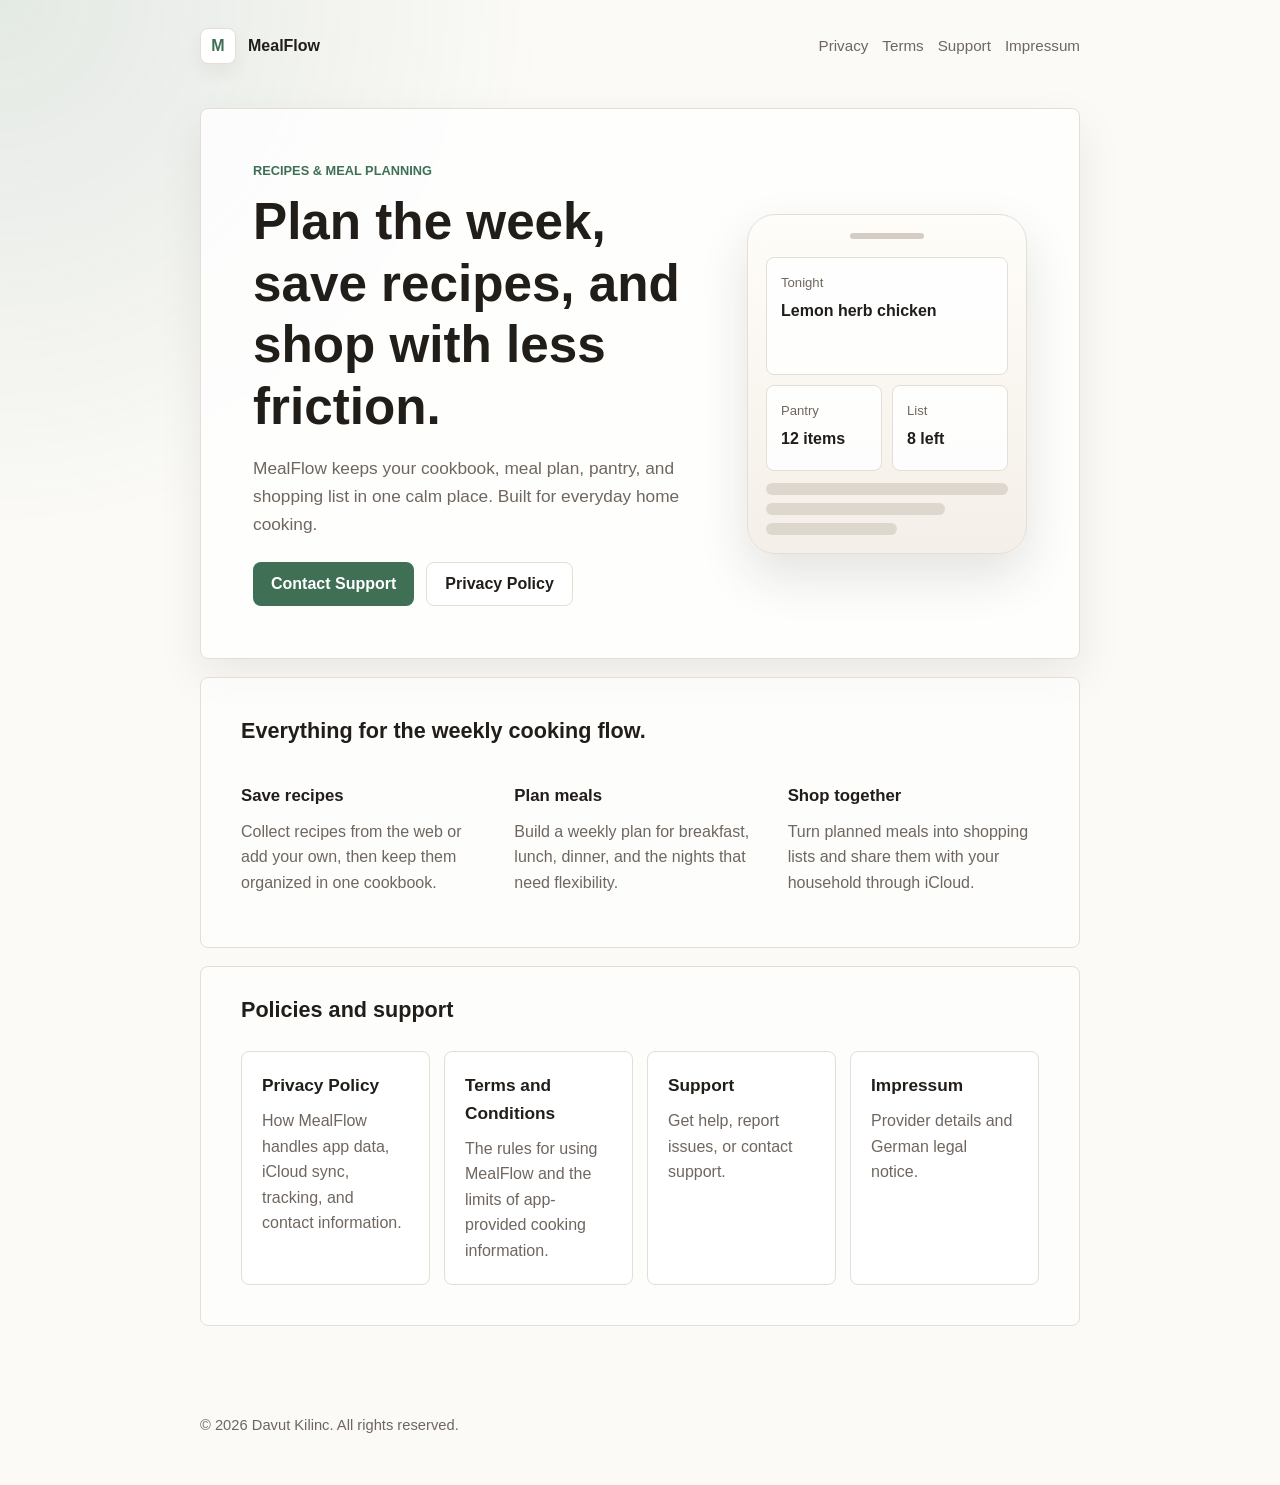
<file: index.html>
<!doctype html>
<html lang="en">
  <head>
    <meta charset="utf-8">
    <meta name="viewport" content="width=device-width, initial-scale=1">
    <title>MealFlow | Recipes & Meal Planning</title>
    <meta name="description" content="MealFlow helps you save recipes, plan meals, manage your pantry, and build shopping lists.">
    <link rel="stylesheet" href="styles.css">
    <link rel="canonical" href="https://davutklnc.github.io/privacy/">
  </head>
  <body>
    <header class="site-header">
      <a class="brand" href="index.html" aria-label="MealFlow home">
        <span class="brand-mark">M</span>
        <span>MealFlow</span>
      </a>
      <nav class="nav" aria-label="Legal pages">
        <a href="privacy.html">Privacy</a>
        <a href="terms.html">Terms</a>
        <a href="support.html">Support</a>
        <a href="impressum.html">Impressum</a>
      </nav>
    </header>

    <main class="page">
      <section class="hero">
        <div class="hero-copy">
          <p class="eyebrow">Recipes & Meal Planning</p>
          <h1>Plan the week, save recipes, and shop with less friction.</h1>
          <p class="lede">MealFlow keeps your cookbook, meal plan, pantry, and shopping list in one calm place. Built for everyday home cooking.</p>
          <div class="actions">
            <a class="primary-action" href="support.html">Contact Support</a>
            <a class="secondary-action" href="privacy.html">Privacy Policy</a>
          </div>
        </div>

        <div class="phone-preview" aria-label="MealFlow preview">
          <div class="phone-bar"></div>
          <div class="preview-card large">
            <span>Tonight</span>
            <strong>Lemon herb chicken</strong>
          </div>
          <div class="preview-row">
            <div class="preview-card">
              <span>Pantry</span>
              <strong>12 items</strong>
            </div>
            <div class="preview-card">
              <span>List</span>
              <strong>8 left</strong>
            </div>
          </div>
          <div class="preview-list">
            <span></span>
            <span></span>
            <span></span>
          </div>
        </div>
      </section>

      <section class="section-band" aria-labelledby="features-title">
        <h2 id="features-title">Everything for the weekly cooking flow.</h2>
        <div class="feature-grid">
          <div>
            <h3>Save recipes</h3>
            <p>Collect recipes from the web or add your own, then keep them organized in one cookbook.</p>
          </div>
          <div>
            <h3>Plan meals</h3>
            <p>Build a weekly plan for breakfast, lunch, dinner, and the nights that need flexibility.</p>
          </div>
          <div>
            <h3>Shop together</h3>
            <p>Turn planned meals into shopping lists and share them with your household through iCloud.</p>
          </div>
        </div>
      </section>

      <section class="section-band compact" aria-labelledby="links-title">
        <h2 id="links-title">Policies and support</h2>
        <div class="link-grid" aria-label="Policy and support links">
          <a class="link-card" href="privacy.html">
            <strong>Privacy Policy</strong>
            <span>How MealFlow handles app data, iCloud sync, tracking, and contact information.</span>
          </a>
          <a class="link-card" href="terms.html">
            <strong>Terms and Conditions</strong>
            <span>The rules for using MealFlow and the limits of app-provided cooking information.</span>
          </a>
          <a class="link-card" href="support.html">
            <strong>Support</strong>
            <span>Get help, report issues, or contact support.</span>
          </a>
          <a class="link-card" href="impressum.html">
            <strong>Impressum</strong>
            <span>Provider details and German legal notice.</span>
          </a>
        </div>
      </section>
    </main>

    <footer class="site-footer">
      <p>&copy; 2026 Davut Kilinc. All rights reserved.</p>
    </footer>
  </body>
</html>
</file>
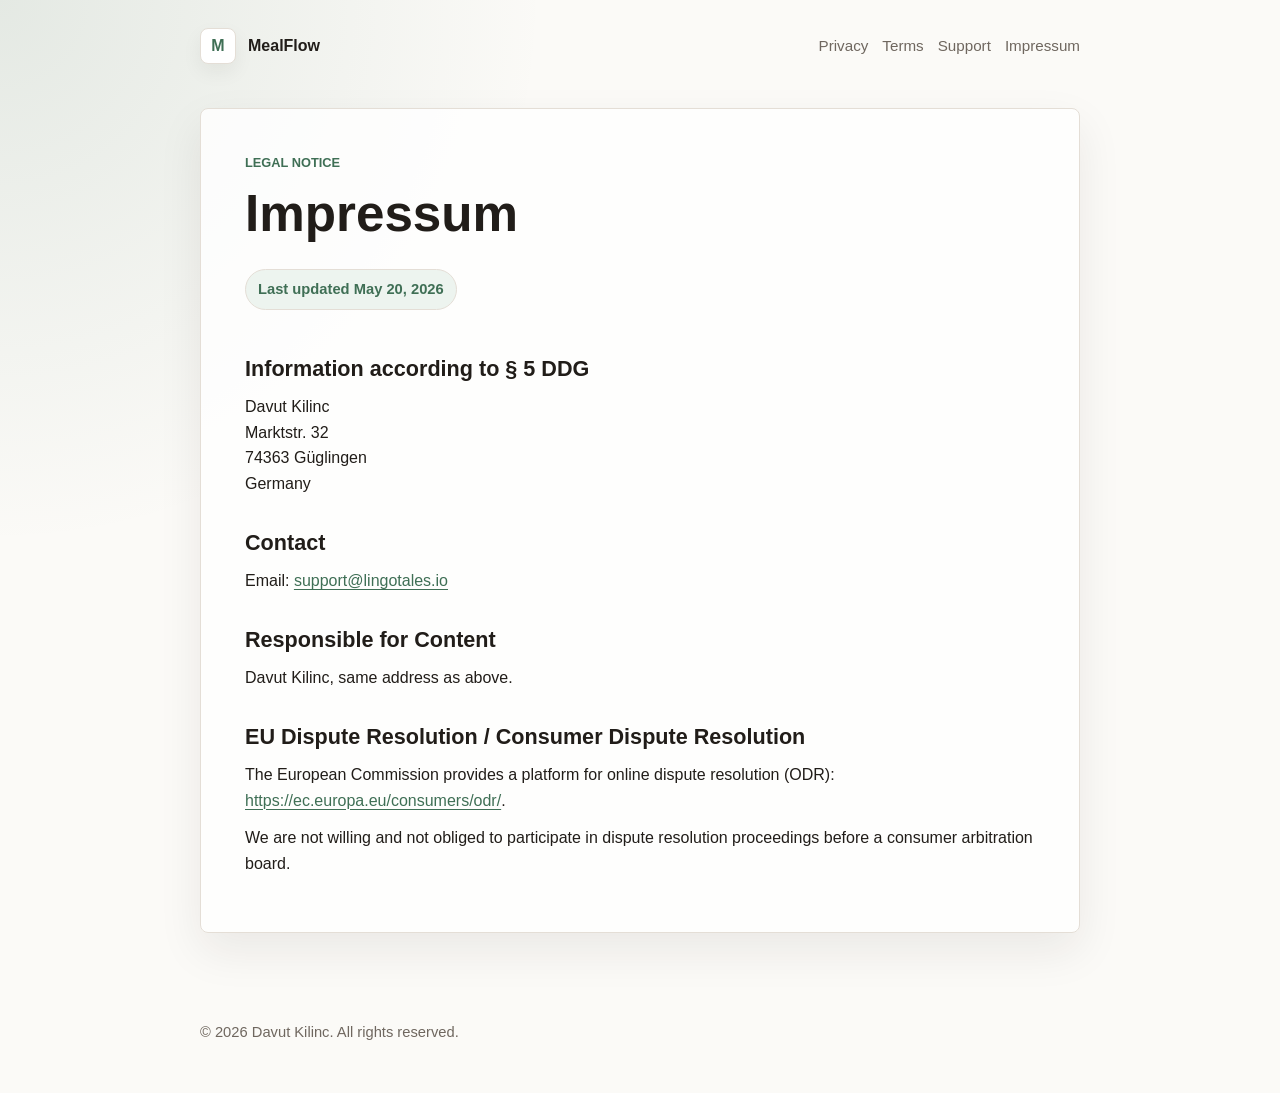
<file: impressum.html>
<!doctype html>
<html lang="en">
  <head>
    <meta charset="utf-8">
    <meta name="viewport" content="width=device-width, initial-scale=1">
    <title>Impressum | MealFlow</title>
    <meta name="description" content="Legal notice and provider information for MealFlow.">
    <link rel="stylesheet" href="styles.css">
    <link rel="canonical" href="https://davutklnc.github.io/privacy/impressum.html">
  </head>
  <body>
    <header class="site-header">
      <a class="brand" href="index.html" aria-label="MealFlow Legal home">
        <span class="brand-mark">M</span>
        <span>MealFlow</span>
      </a>
      <nav class="nav" aria-label="Legal pages">
        <a href="privacy.html">Privacy</a>
        <a href="terms.html">Terms</a>
        <a href="support.html">Support</a>
        <a href="impressum.html">Impressum</a>
      </nav>
    </header>

    <main class="page">
      <article class="content">
        <p class="eyebrow">Legal Notice</p>
        <h1>Impressum</h1>
        <p class="updated">Last updated May 20, 2026</p>

        <h2>Information according to § 5 DDG</h2>
        <p>
          Davut Kilinc<br>
          Marktstr. 32<br>
          74363 Güglingen<br>
          Germany
        </p>

        <h2>Contact</h2>
        <p>Email: <a href="mailto:support@lingotales.io">support@lingotales.io</a></p>

        <h2>Responsible for Content</h2>
        <p>Davut Kilinc, same address as above.</p>

        <h2>EU Dispute Resolution / Consumer Dispute Resolution</h2>
        <p>The European Commission provides a platform for online dispute resolution (ODR): <a href="https://ec.europa.eu/consumers/odr/" rel="noopener noreferrer" target="_blank">https://ec.europa.eu/consumers/odr/</a>.</p>
        <p>We are not willing and not obliged to participate in dispute resolution proceedings before a consumer arbitration board.</p>
      </article>
    </main>

    <footer class="site-footer">
      <p>&copy; 2026 Davut Kilinc. All rights reserved.</p>
    </footer>
  </body>
</html>
</file>
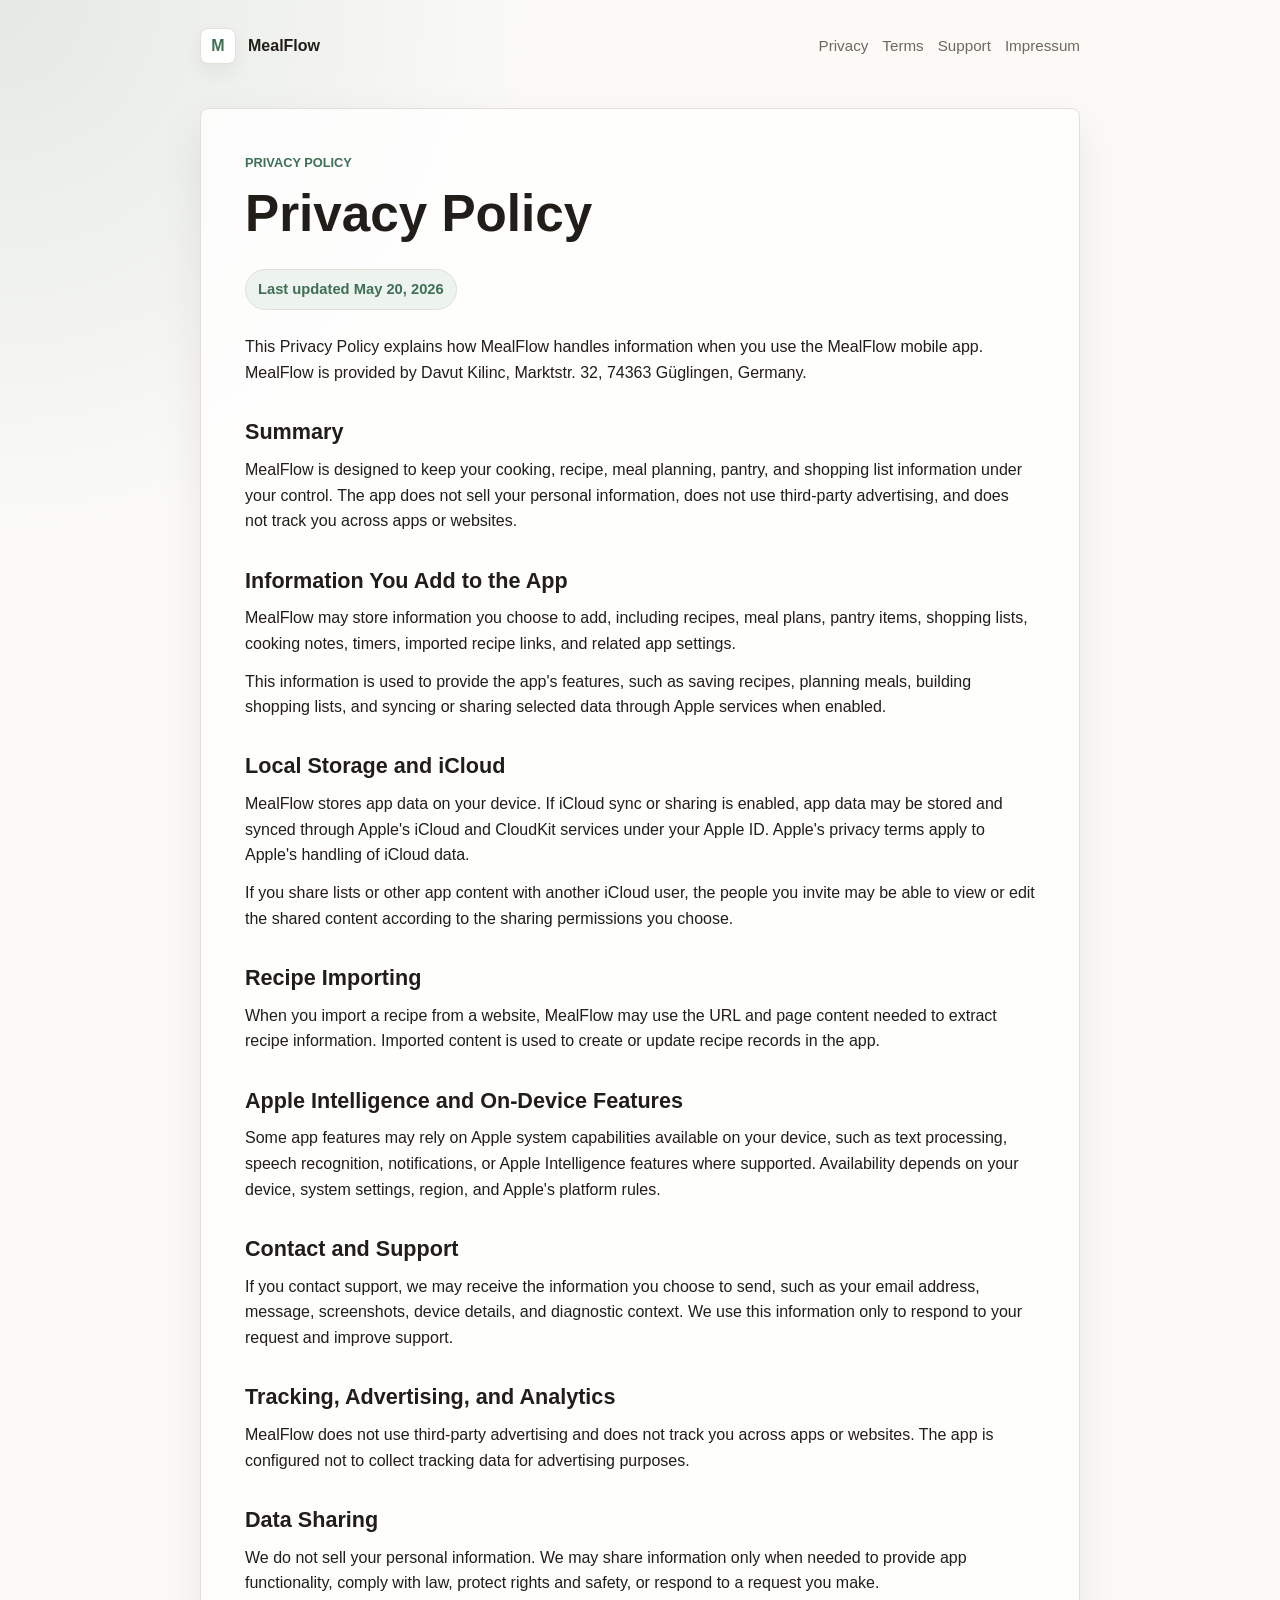
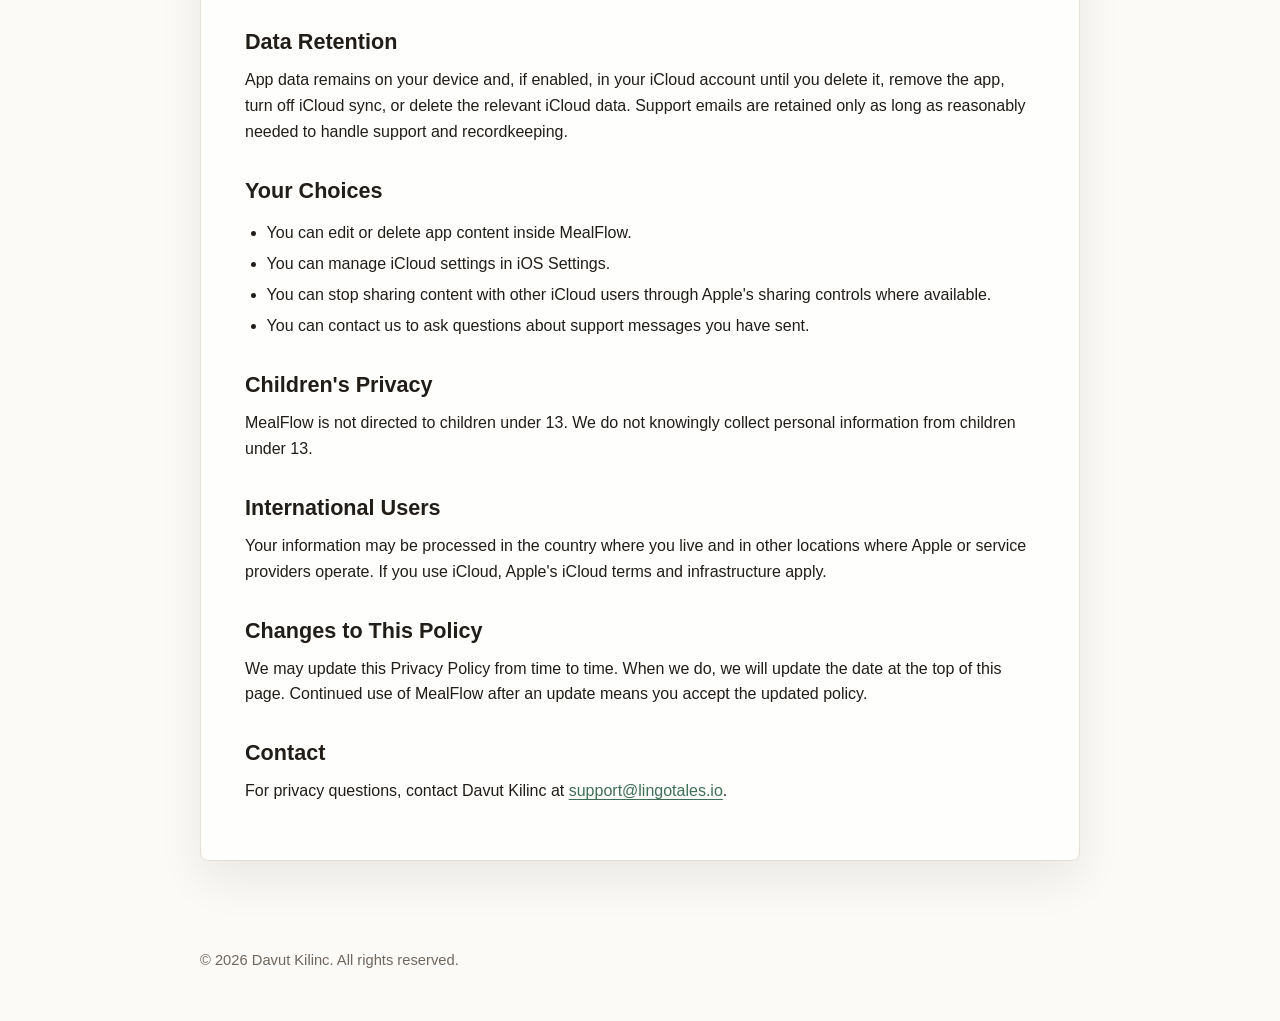
<file: privacy.html>
<!doctype html>
<html lang="en">
  <head>
    <meta charset="utf-8">
    <meta name="viewport" content="width=device-width, initial-scale=1">
    <title>Privacy Policy | MealFlow</title>
    <meta name="description" content="Privacy Policy for MealFlow.">
    <link rel="stylesheet" href="styles.css">
    <link rel="canonical" href="https://davutklnc.github.io/privacy/privacy.html">
  </head>
  <body>
    <header class="site-header">
      <a class="brand" href="index.html" aria-label="MealFlow Legal home">
        <span class="brand-mark">M</span>
        <span>MealFlow</span>
      </a>
      <nav class="nav" aria-label="Legal pages">
        <a href="privacy.html">Privacy</a>
        <a href="terms.html">Terms</a>
        <a href="support.html">Support</a>
        <a href="impressum.html">Impressum</a>
      </nav>
    </header>

    <main class="page">
      <article class="content">
        <p class="eyebrow">Privacy Policy</p>
        <h1>Privacy Policy</h1>
        <p class="updated">Last updated May 20, 2026</p>

        <p>This Privacy Policy explains how MealFlow handles information when you use the MealFlow mobile app. MealFlow is provided by Davut Kilinc, Marktstr. 32, 74363 Güglingen, Germany.</p>

        <h2>Summary</h2>
        <p>MealFlow is designed to keep your cooking, recipe, meal planning, pantry, and shopping list information under your control. The app does not sell your personal information, does not use third-party advertising, and does not track you across apps or websites.</p>

        <h2>Information You Add to the App</h2>
        <p>MealFlow may store information you choose to add, including recipes, meal plans, pantry items, shopping lists, cooking notes, timers, imported recipe links, and related app settings.</p>
        <p>This information is used to provide the app's features, such as saving recipes, planning meals, building shopping lists, and syncing or sharing selected data through Apple services when enabled.</p>

        <h2>Local Storage and iCloud</h2>
        <p>MealFlow stores app data on your device. If iCloud sync or sharing is enabled, app data may be stored and synced through Apple's iCloud and CloudKit services under your Apple ID. Apple's privacy terms apply to Apple's handling of iCloud data.</p>
        <p>If you share lists or other app content with another iCloud user, the people you invite may be able to view or edit the shared content according to the sharing permissions you choose.</p>

        <h2>Recipe Importing</h2>
        <p>When you import a recipe from a website, MealFlow may use the URL and page content needed to extract recipe information. Imported content is used to create or update recipe records in the app.</p>

        <h2>Apple Intelligence and On-Device Features</h2>
        <p>Some app features may rely on Apple system capabilities available on your device, such as text processing, speech recognition, notifications, or Apple Intelligence features where supported. Availability depends on your device, system settings, region, and Apple's platform rules.</p>

        <h2>Contact and Support</h2>
        <p>If you contact support, we may receive the information you choose to send, such as your email address, message, screenshots, device details, and diagnostic context. We use this information only to respond to your request and improve support.</p>

        <h2>Tracking, Advertising, and Analytics</h2>
        <p>MealFlow does not use third-party advertising and does not track you across apps or websites. The app is configured not to collect tracking data for advertising purposes.</p>

        <h2>Data Sharing</h2>
        <p>We do not sell your personal information. We may share information only when needed to provide app functionality, comply with law, protect rights and safety, or respond to a request you make.</p>

        <h2>Data Retention</h2>
        <p>App data remains on your device and, if enabled, in your iCloud account until you delete it, remove the app, turn off iCloud sync, or delete the relevant iCloud data. Support emails are retained only as long as reasonably needed to handle support and recordkeeping.</p>

        <h2>Your Choices</h2>
        <ul>
          <li>You can edit or delete app content inside MealFlow.</li>
          <li>You can manage iCloud settings in iOS Settings.</li>
          <li>You can stop sharing content with other iCloud users through Apple's sharing controls where available.</li>
          <li>You can contact us to ask questions about support messages you have sent.</li>
        </ul>

        <h2>Children's Privacy</h2>
        <p>MealFlow is not directed to children under 13. We do not knowingly collect personal information from children under 13.</p>

        <h2>International Users</h2>
        <p>Your information may be processed in the country where you live and in other locations where Apple or service providers operate. If you use iCloud, Apple's iCloud terms and infrastructure apply.</p>

        <h2>Changes to This Policy</h2>
        <p>We may update this Privacy Policy from time to time. When we do, we will update the date at the top of this page. Continued use of MealFlow after an update means you accept the updated policy.</p>

        <h2>Contact</h2>
        <p>For privacy questions, contact Davut Kilinc at <a href="mailto:support@lingotales.io">support@lingotales.io</a>.</p>
      </article>
    </main>

    <footer class="site-footer">
      <p>&copy; 2026 Davut Kilinc. All rights reserved.</p>
    </footer>
  </body>
</html>
</file>
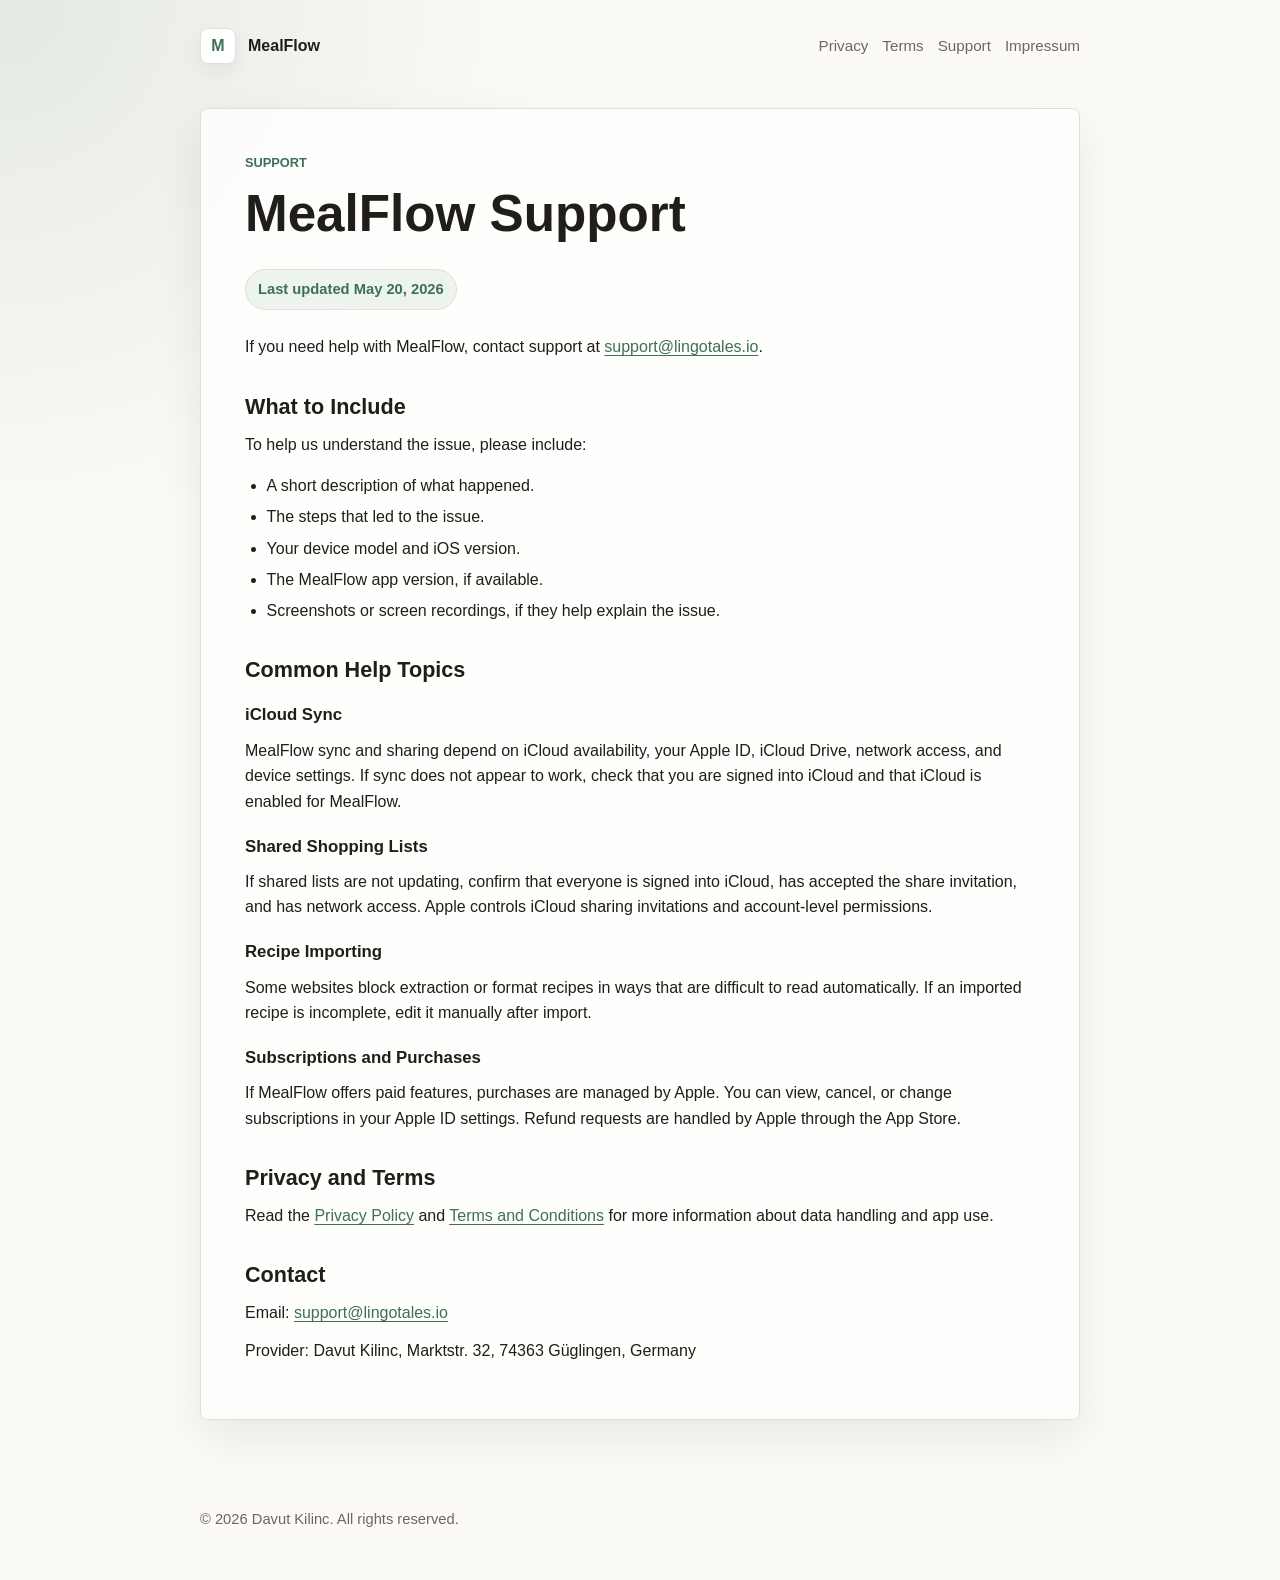
<file: support.html>
<!doctype html>
<html lang="en">
  <head>
    <meta charset="utf-8">
    <meta name="viewport" content="width=device-width, initial-scale=1">
    <title>Support | MealFlow</title>
    <meta name="description" content="Support information for MealFlow.">
    <link rel="stylesheet" href="styles.css">
    <link rel="canonical" href="https://davutklnc.github.io/privacy/support.html">
  </head>
  <body>
    <header class="site-header">
      <a class="brand" href="index.html" aria-label="MealFlow Legal home">
        <span class="brand-mark">M</span>
        <span>MealFlow</span>
      </a>
      <nav class="nav" aria-label="Legal pages">
        <a href="privacy.html">Privacy</a>
        <a href="terms.html">Terms</a>
        <a href="support.html">Support</a>
        <a href="impressum.html">Impressum</a>
      </nav>
    </header>

    <main class="page">
      <article class="content">
        <p class="eyebrow">Support</p>
        <h1>MealFlow Support</h1>
        <p class="updated">Last updated May 20, 2026</p>

        <p>If you need help with MealFlow, contact support at <a href="mailto:support@lingotales.io">support@lingotales.io</a>.</p>

        <h2>What to Include</h2>
        <p>To help us understand the issue, please include:</p>
        <ul>
          <li>A short description of what happened.</li>
          <li>The steps that led to the issue.</li>
          <li>Your device model and iOS version.</li>
          <li>The MealFlow app version, if available.</li>
          <li>Screenshots or screen recordings, if they help explain the issue.</li>
        </ul>

        <h2>Common Help Topics</h2>
        <h3>iCloud Sync</h3>
        <p>MealFlow sync and sharing depend on iCloud availability, your Apple ID, iCloud Drive, network access, and device settings. If sync does not appear to work, check that you are signed into iCloud and that iCloud is enabled for MealFlow.</p>

        <h3>Shared Shopping Lists</h3>
        <p>If shared lists are not updating, confirm that everyone is signed into iCloud, has accepted the share invitation, and has network access. Apple controls iCloud sharing invitations and account-level permissions.</p>

        <h3>Recipe Importing</h3>
        <p>Some websites block extraction or format recipes in ways that are difficult to read automatically. If an imported recipe is incomplete, edit it manually after import.</p>

        <h3>Subscriptions and Purchases</h3>
        <p>If MealFlow offers paid features, purchases are managed by Apple. You can view, cancel, or change subscriptions in your Apple ID settings. Refund requests are handled by Apple through the App Store.</p>

        <h2>Privacy and Terms</h2>
        <p>Read the <a href="privacy.html">Privacy Policy</a> and <a href="terms.html">Terms and Conditions</a> for more information about data handling and app use.</p>

        <h2>Contact</h2>
        <p>Email: <a href="mailto:support@lingotales.io">support@lingotales.io</a></p>
        <p>Provider: Davut Kilinc, Marktstr. 32, 74363 Güglingen, Germany</p>
      </article>
    </main>

    <footer class="site-footer">
      <p>&copy; 2026 Davut Kilinc. All rights reserved.</p>
    </footer>
  </body>
</html>
</file>
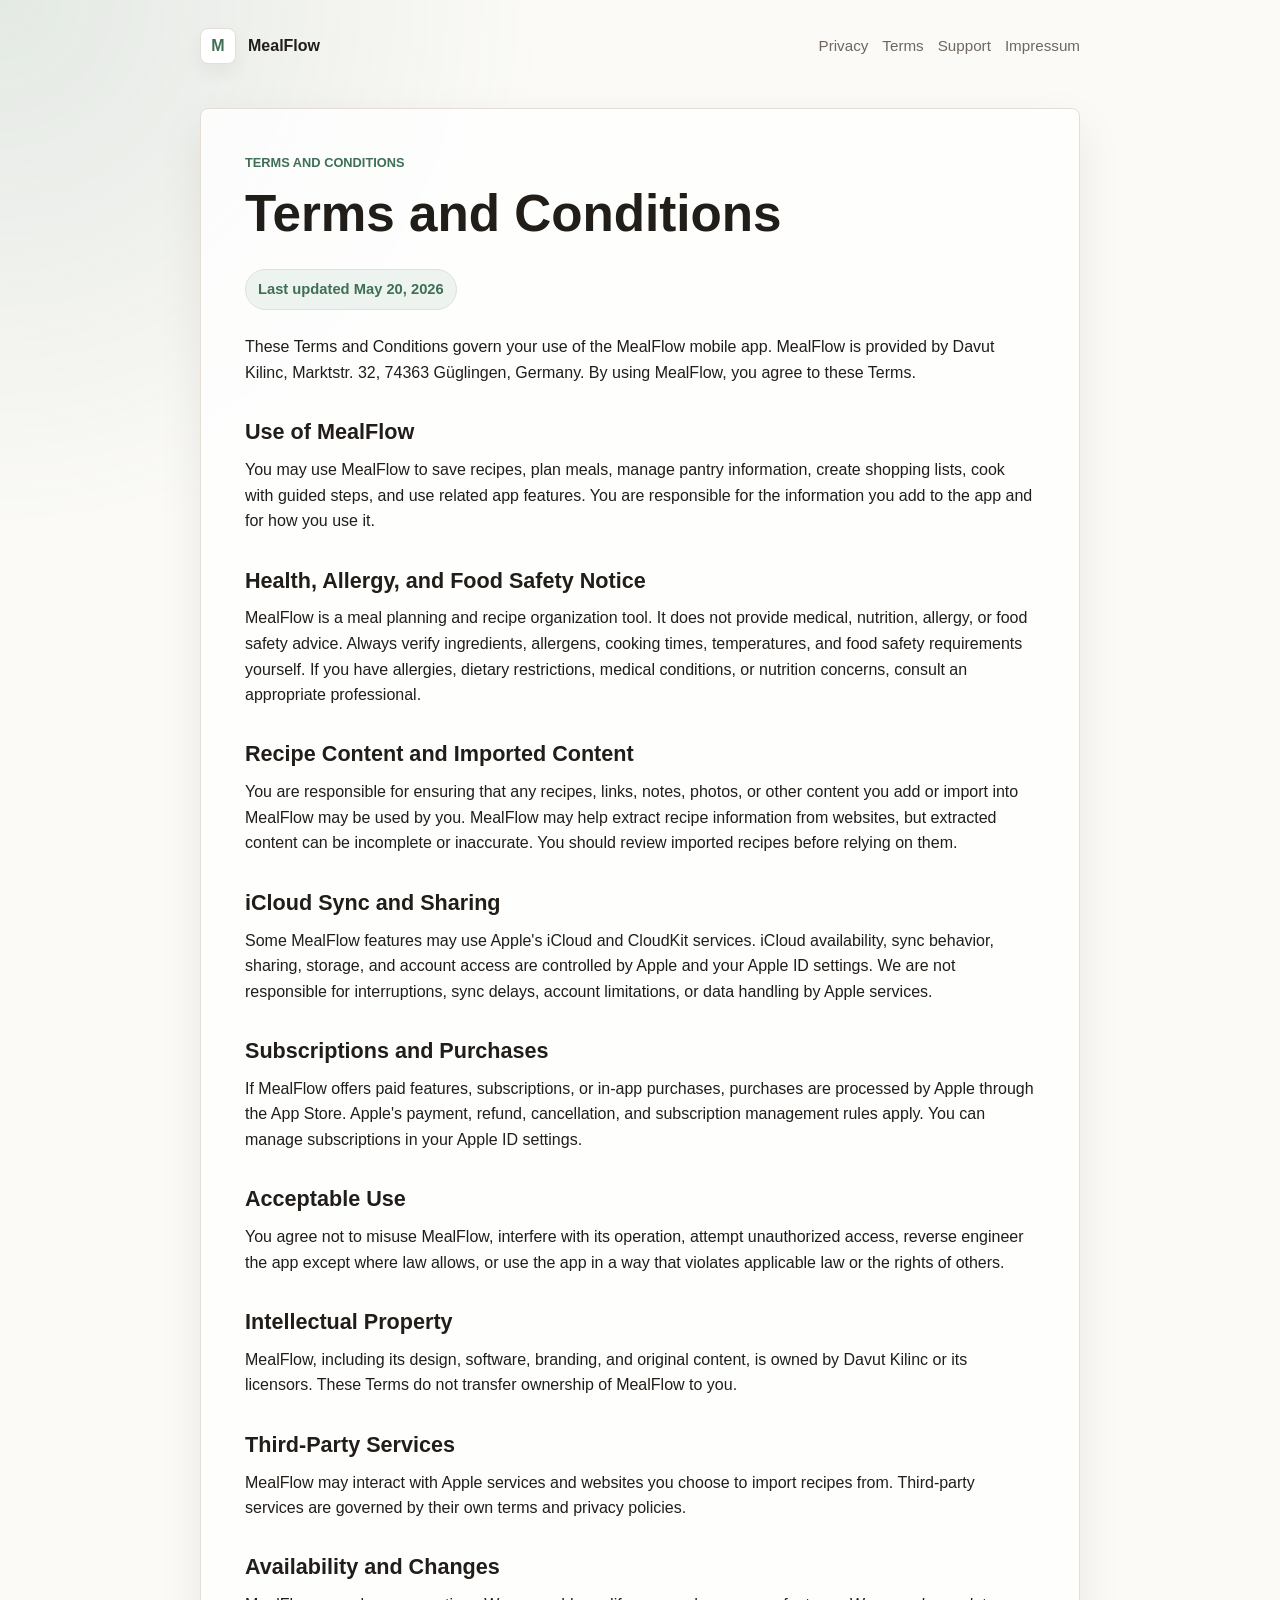
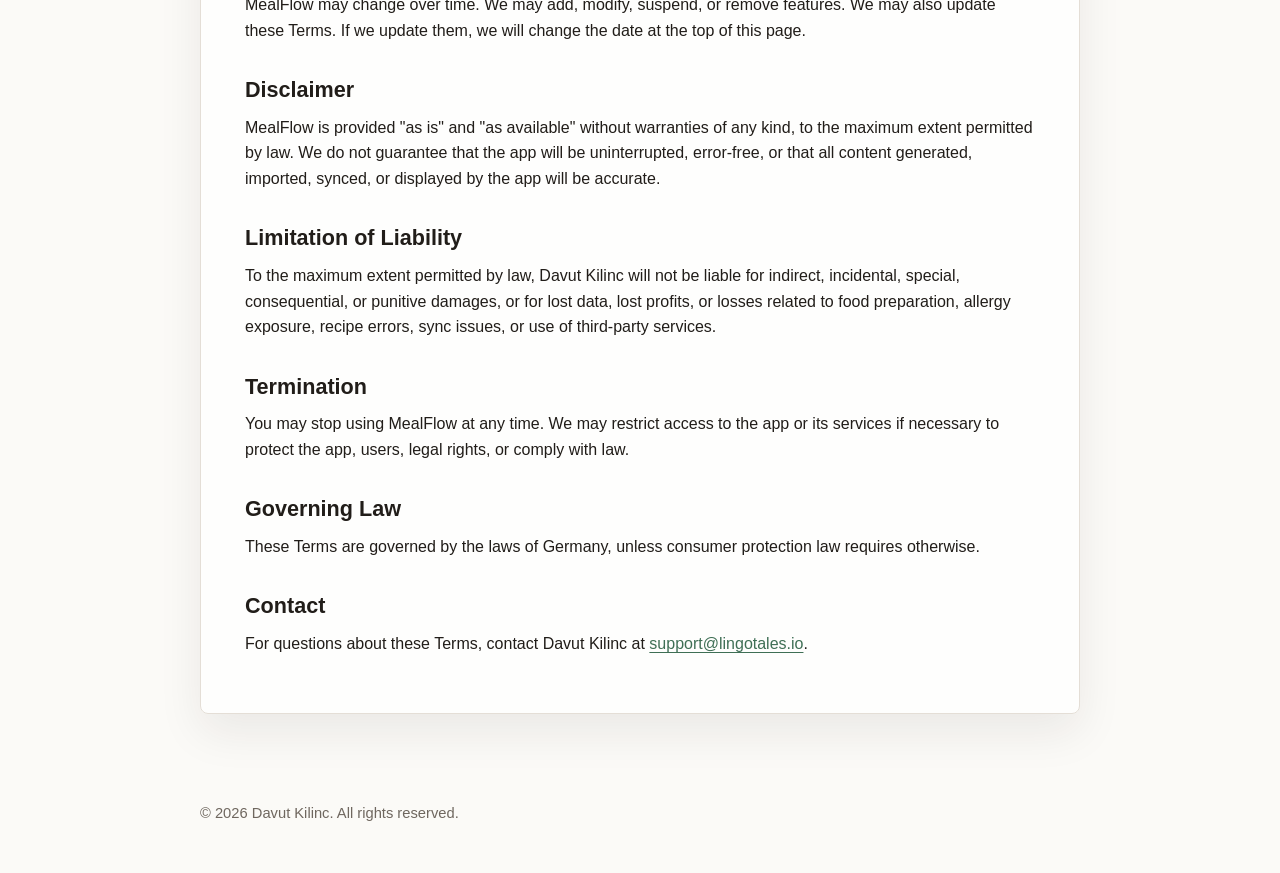
<file: terms.html>
<!doctype html>
<html lang="en">
  <head>
    <meta charset="utf-8">
    <meta name="viewport" content="width=device-width, initial-scale=1">
    <title>Terms and Conditions | MealFlow</title>
    <meta name="description" content="Terms and Conditions for MealFlow.">
    <link rel="stylesheet" href="styles.css">
    <link rel="canonical" href="https://davutklnc.github.io/privacy/terms.html">
  </head>
  <body>
    <header class="site-header">
      <a class="brand" href="index.html" aria-label="MealFlow Legal home">
        <span class="brand-mark">M</span>
        <span>MealFlow</span>
      </a>
      <nav class="nav" aria-label="Legal pages">
        <a href="privacy.html">Privacy</a>
        <a href="terms.html">Terms</a>
        <a href="support.html">Support</a>
        <a href="impressum.html">Impressum</a>
      </nav>
    </header>

    <main class="page">
      <article class="content">
        <p class="eyebrow">Terms and Conditions</p>
        <h1>Terms and Conditions</h1>
        <p class="updated">Last updated May 20, 2026</p>

        <p>These Terms and Conditions govern your use of the MealFlow mobile app. MealFlow is provided by Davut Kilinc, Marktstr. 32, 74363 Güglingen, Germany. By using MealFlow, you agree to these Terms.</p>

        <h2>Use of MealFlow</h2>
        <p>You may use MealFlow to save recipes, plan meals, manage pantry information, create shopping lists, cook with guided steps, and use related app features. You are responsible for the information you add to the app and for how you use it.</p>

        <h2>Health, Allergy, and Food Safety Notice</h2>
        <p>MealFlow is a meal planning and recipe organization tool. It does not provide medical, nutrition, allergy, or food safety advice. Always verify ingredients, allergens, cooking times, temperatures, and food safety requirements yourself. If you have allergies, dietary restrictions, medical conditions, or nutrition concerns, consult an appropriate professional.</p>

        <h2>Recipe Content and Imported Content</h2>
        <p>You are responsible for ensuring that any recipes, links, notes, photos, or other content you add or import into MealFlow may be used by you. MealFlow may help extract recipe information from websites, but extracted content can be incomplete or inaccurate. You should review imported recipes before relying on them.</p>

        <h2>iCloud Sync and Sharing</h2>
        <p>Some MealFlow features may use Apple's iCloud and CloudKit services. iCloud availability, sync behavior, sharing, storage, and account access are controlled by Apple and your Apple ID settings. We are not responsible for interruptions, sync delays, account limitations, or data handling by Apple services.</p>

        <h2>Subscriptions and Purchases</h2>
        <p>If MealFlow offers paid features, subscriptions, or in-app purchases, purchases are processed by Apple through the App Store. Apple's payment, refund, cancellation, and subscription management rules apply. You can manage subscriptions in your Apple ID settings.</p>

        <h2>Acceptable Use</h2>
        <p>You agree not to misuse MealFlow, interfere with its operation, attempt unauthorized access, reverse engineer the app except where law allows, or use the app in a way that violates applicable law or the rights of others.</p>

        <h2>Intellectual Property</h2>
        <p>MealFlow, including its design, software, branding, and original content, is owned by Davut Kilinc or its licensors. These Terms do not transfer ownership of MealFlow to you.</p>

        <h2>Third-Party Services</h2>
        <p>MealFlow may interact with Apple services and websites you choose to import recipes from. Third-party services are governed by their own terms and privacy policies.</p>

        <h2>Availability and Changes</h2>
        <p>MealFlow may change over time. We may add, modify, suspend, or remove features. We may also update these Terms. If we update them, we will change the date at the top of this page.</p>

        <h2>Disclaimer</h2>
        <p>MealFlow is provided "as is" and "as available" without warranties of any kind, to the maximum extent permitted by law. We do not guarantee that the app will be uninterrupted, error-free, or that all content generated, imported, synced, or displayed by the app will be accurate.</p>

        <h2>Limitation of Liability</h2>
        <p>To the maximum extent permitted by law, Davut Kilinc will not be liable for indirect, incidental, special, consequential, or punitive damages, or for lost data, lost profits, or losses related to food preparation, allergy exposure, recipe errors, sync issues, or use of third-party services.</p>

        <h2>Termination</h2>
        <p>You may stop using MealFlow at any time. We may restrict access to the app or its services if necessary to protect the app, users, legal rights, or comply with law.</p>

        <h2>Governing Law</h2>
        <p>These Terms are governed by the laws of Germany, unless consumer protection law requires otherwise.</p>

        <h2>Contact</h2>
        <p>For questions about these Terms, contact Davut Kilinc at <a href="mailto:support@lingotales.io">support@lingotales.io</a>.</p>
      </article>
    </main>

    <footer class="site-footer">
      <p>&copy; 2026 Davut Kilinc. All rights reserved.</p>
    </footer>
  </body>
</html>
</file>
<file: styles.css>
:root {
  color-scheme: light;
  --bg: #fbfaf7;
  --paper: #ffffff;
  --ink: #211d19;
  --muted: #6f675f;
  --line: #e4ded6;
  --accent: #3f6f55;
  --accent-soft: #edf4ef;
  --shadow: 0 18px 45px rgba(33, 29, 25, 0.08);
}

* {
  box-sizing: border-box;
}

html {
  background: var(--bg);
}

body {
  margin: 0;
  color: var(--ink);
  background:
    radial-gradient(circle at top left, rgba(63, 111, 85, 0.12), transparent 34rem),
    var(--bg);
  font-family: -apple-system, BlinkMacSystemFont, "Segoe UI", sans-serif;
  line-height: 1.6;
}

a {
  color: var(--accent);
  text-decoration-thickness: 0.08em;
  text-underline-offset: 0.18em;
}

.site-header,
.site-footer,
.page {
  width: min(100% - 32px, 880px);
  margin: 0 auto;
}

.site-header {
  display: flex;
  align-items: center;
  justify-content: space-between;
  gap: 24px;
  padding: 28px 0 20px;
}

.brand {
  display: inline-flex;
  align-items: center;
  gap: 12px;
  color: var(--ink);
  font-weight: 700;
  text-decoration: none;
}

.brand-mark {
  display: inline-grid;
  width: 36px;
  height: 36px;
  place-items: center;
  border: 1px solid var(--line);
  border-radius: 8px;
  background: var(--paper);
  color: var(--accent);
  box-shadow: 0 8px 20px rgba(33, 29, 25, 0.06);
}

.nav {
  display: flex;
  flex-wrap: wrap;
  gap: 14px;
  justify-content: flex-end;
  font-size: 0.95rem;
}

.nav a {
  color: var(--muted);
  text-decoration: none;
}

.nav a:hover {
  color: var(--ink);
}

.page {
  padding: 24px 0 56px;
}

.hero,
.content {
  background: rgba(255, 255, 255, 0.82);
  border: 1px solid var(--line);
  border-radius: 8px;
  box-shadow: var(--shadow);
}

.hero {
  display: grid;
  grid-template-columns: minmax(0, 1.2fr) minmax(240px, 0.8fr);
  align-items: center;
  gap: 36px;
  padding: clamp(28px, 5vw, 52px);
}

.content {
  padding: clamp(24px, 4vw, 44px);
}

.eyebrow {
  margin: 0 0 10px;
  color: var(--accent);
  font-size: 0.8rem;
  font-weight: 700;
  letter-spacing: 0;
  text-transform: uppercase;
}

h1,
h2,
h3 {
  line-height: 1.2;
  letter-spacing: 0;
}

h1 {
  max-width: 760px;
  margin: 0;
  font-size: clamp(2.1rem, 4vw, 3.6rem);
}

h2 {
  margin: 2.1rem 0 0.75rem;
  font-size: 1.35rem;
}

h3 {
  margin: 1.4rem 0 0.4rem;
  font-size: 1.05rem;
}

p {
  margin: 0.75rem 0;
}

ul {
  padding-left: 1.35rem;
}

li + li {
  margin-top: 0.35rem;
}

.lede {
  max-width: 700px;
  margin-top: 18px;
  color: var(--muted);
  font-size: 1.08rem;
}

.updated {
  display: inline-flex;
  margin-top: 24px;
  padding: 8px 12px;
  border: 1px solid var(--line);
  border-radius: 999px;
  background: var(--accent-soft);
  color: var(--accent);
  font-size: 0.92rem;
  font-weight: 600;
}

.actions {
  display: flex;
  flex-wrap: wrap;
  gap: 12px;
  margin-top: 24px;
}

.primary-action,
.secondary-action {
  display: inline-flex;
  align-items: center;
  justify-content: center;
  min-height: 44px;
  padding: 0 18px;
  border-radius: 8px;
  font-weight: 700;
  text-decoration: none;
}

.primary-action {
  background: var(--accent);
  color: #ffffff;
}

.secondary-action {
  border: 1px solid var(--line);
  background: var(--paper);
  color: var(--ink);
}

.phone-preview {
  width: min(100%, 280px);
  margin-left: auto;
  padding: 18px;
  border: 1px solid var(--line);
  border-radius: 28px;
  background: linear-gradient(180deg, #fffdf9, #f4efe8);
  box-shadow: 0 22px 50px rgba(33, 29, 25, 0.12);
}

.phone-bar {
  width: 74px;
  height: 6px;
  margin: 0 auto 18px;
  border-radius: 999px;
  background: #d5cdc3;
}

.preview-row {
  display: grid;
  grid-template-columns: 1fr 1fr;
  gap: 10px;
}

.preview-card {
  min-height: 86px;
  padding: 14px;
  border: 1px solid var(--line);
  border-radius: 8px;
  background: rgba(255, 255, 255, 0.88);
}

.preview-card.large {
  min-height: 118px;
  margin-bottom: 10px;
}

.preview-card span {
  display: block;
  color: var(--muted);
  font-size: 0.82rem;
}

.preview-card strong {
  display: block;
  margin-top: 8px;
  line-height: 1.25;
}

.preview-list {
  display: grid;
  gap: 8px;
  margin-top: 12px;
}

.preview-list span {
  display: block;
  height: 12px;
  border-radius: 999px;
  background: #ded7ce;
}

.preview-list span:nth-child(2) {
  width: 74%;
}

.preview-list span:nth-child(3) {
  width: 54%;
}

.section-band {
  margin-top: 18px;
  padding: clamp(24px, 4vw, 40px);
  border: 1px solid var(--line);
  border-radius: 8px;
  background: rgba(255, 255, 255, 0.68);
}

.section-band.compact {
  padding-top: 30px;
}

.section-band h2 {
  margin-top: 0;
}

.feature-grid {
  display: grid;
  grid-template-columns: repeat(3, minmax(0, 1fr));
  gap: 22px;
  margin-top: 20px;
}

.feature-grid p {
  color: var(--muted);
}

.link-grid {
  display: grid;
  grid-template-columns: repeat(4, minmax(0, 1fr));
  gap: 14px;
  margin-top: 28px;
}

.link-card {
  display: block;
  min-height: 142px;
  padding: 20px;
  border: 1px solid var(--line);
  border-radius: 8px;
  background: var(--paper);
  color: var(--ink);
  text-decoration: none;
}

.link-card strong {
  display: block;
  margin-bottom: 8px;
  font-size: 1.08rem;
}

.link-card span {
  color: var(--muted);
}

.site-footer {
  padding: 20px 0 36px;
  color: var(--muted);
  font-size: 0.92rem;
}

@media (max-width: 680px) {
  .site-header {
    align-items: flex-start;
    flex-direction: column;
  }

  .nav {
    justify-content: flex-start;
  }

  .hero,
  .feature-grid {
    grid-template-columns: 1fr;
  }

  .phone-preview {
    margin: 8px auto 0;
  }

  .link-grid {
    grid-template-columns: 1fr;
  }
}
</file>
